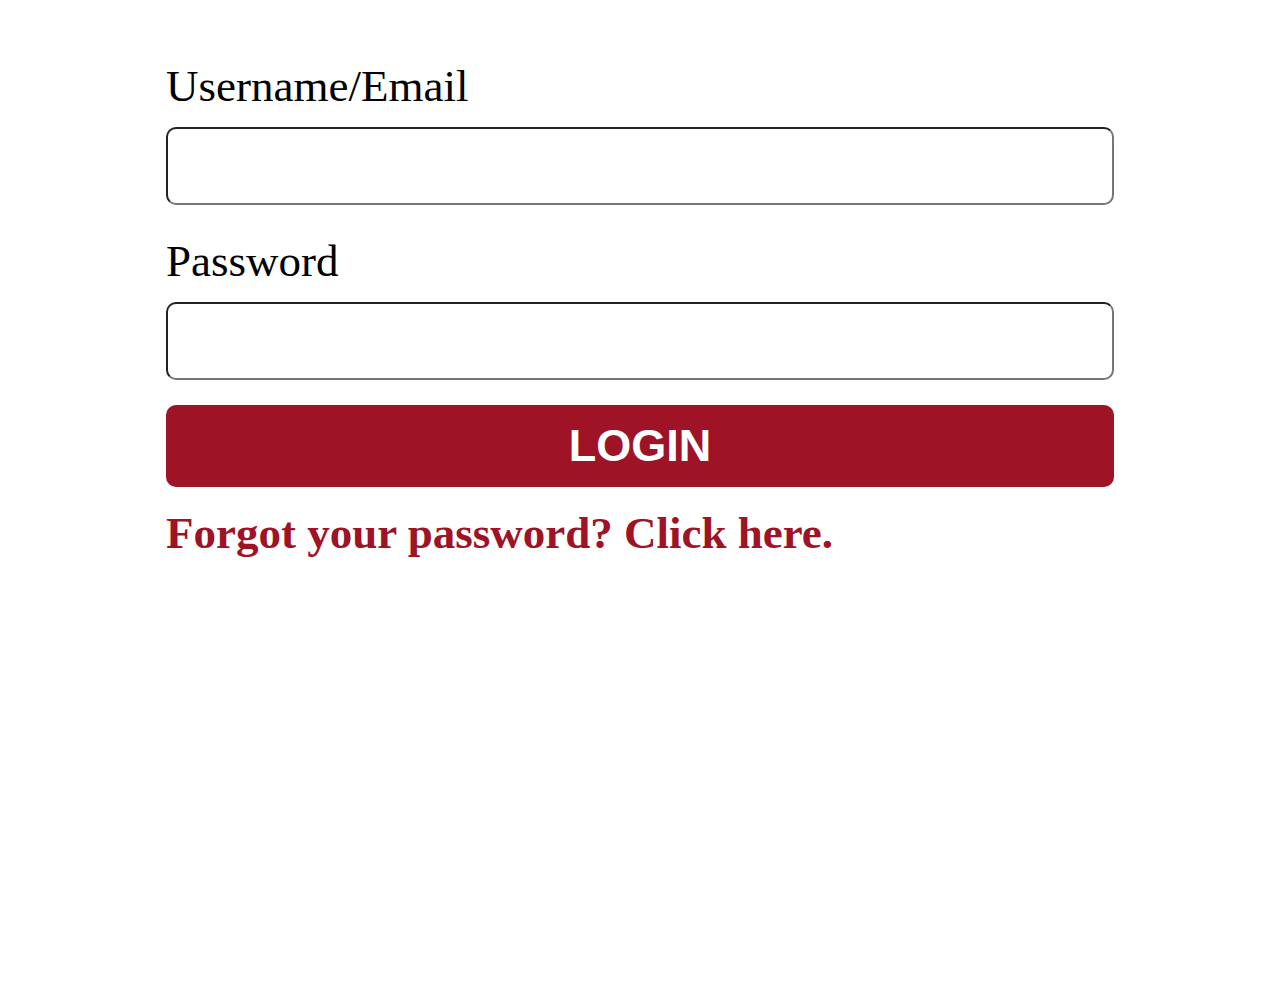
<file: php-conversion-selfcopy/login.html>
<head>
    <link rel="stylesheet" href="css/entry.css">
</head>
<body class="entry-content">
    <form>
        <label for="username">Username/Email</label><br>
        <input class="input" type="text" id="username" name="username"><br>
        <label for="password">Password</label><br>
        <input class="input" type="password" id="password" name="password"><br>
        <input class="button" id="login-button" type="submit" value="LOGIN">
        <a href="" class="forgot-password">Forgot your password? Click here.</a>
    </form>
</body>
</file>
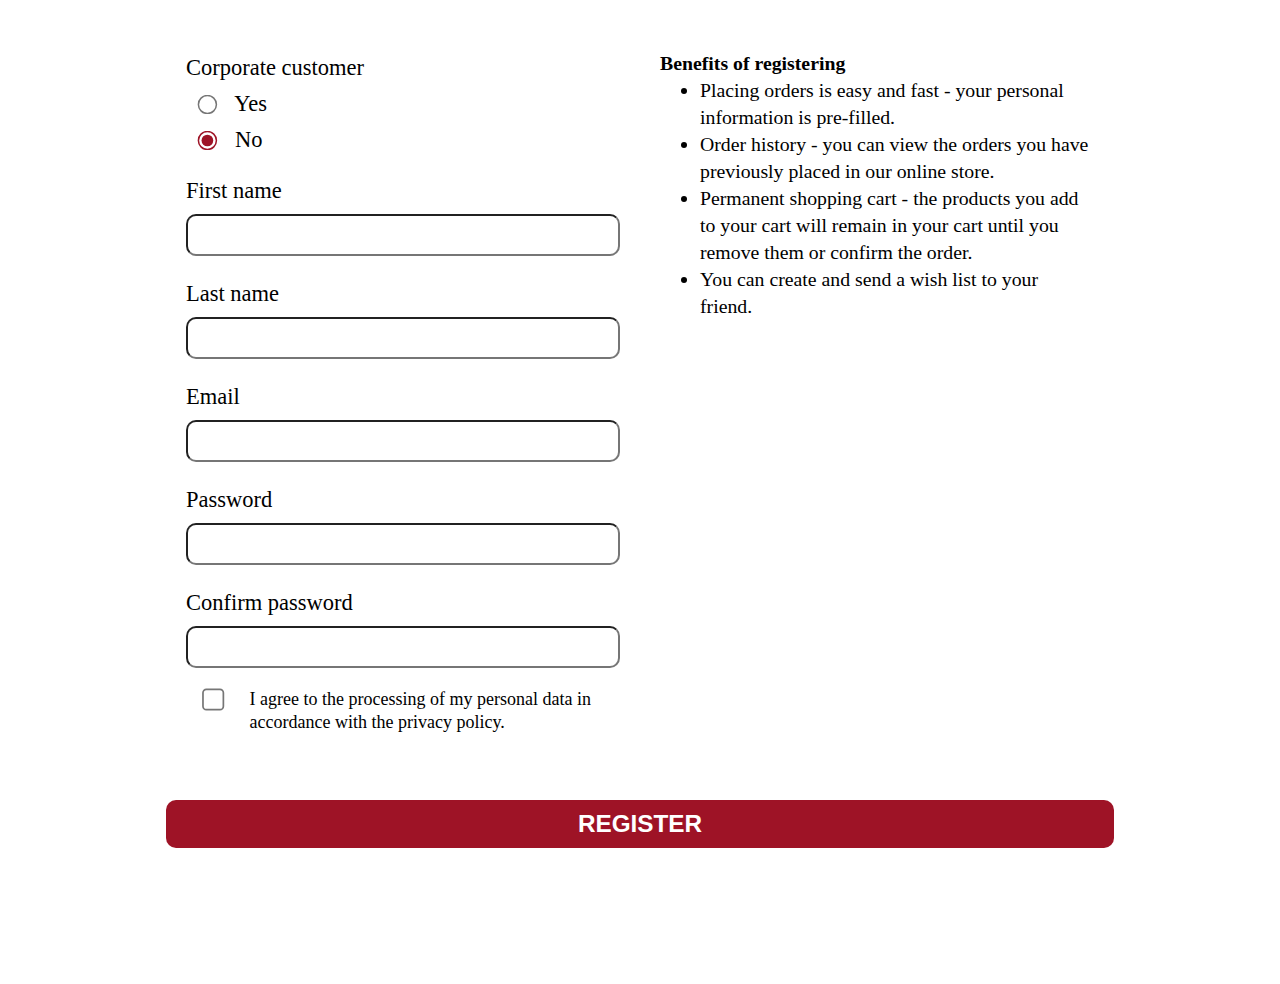
<file: php-conversion-selfcopy/register.html>
<head>
    <link rel="stylesheet" href="css/entry.css">
</head>
<body class="entry-content">
    <form>
        <div class="register-container">
            <div class="right">
                <h4>Benefits of registering</h4>
                <ul>
                    <li>Placing orders is easy and fast - your personal information is pre-filled.</li>
                    <li>Order history - you can view the orders you have previously placed in our online store.</li>
                    <li>Permanent shopping cart - the products you add to your cart will remain in your cart until you remove them or confirm the order.</li>
                    <li>You can create and send a wish list to your friend.</li>
                </ul>
            </div>
            <div class="left">    
                <div class="radio-container">
                    <p>Corporate customer</p>
                    <input class="radio" type="radio" id="yes" name="corporate" value="Yes">
                    <label for="yes">Yes</label><br>
                    <input class="radio" type="radio" id="no" name="corporate" value="No" checked>
                    <label for="no">No</label><br>
                </div>
                <label for="fname">First name</label><br>
                <input class="input" type="text" id="fname" name="fname"><br>
                <label for="lname">Last name</label><br>
                <input class="input" type="text" id="lname" name="lname"><br>
                <label for="email">Email</label><br>
                <input class="input" type="text" id="email" name="email"><br>
                <label for="password">Password</label><br>
                <input class="input" type="password" id="password" name="password"><br>
                <label for="confirm-password">Confirm password</label><br>
                <input class="input" type="password" id="confirm-password" name="confirm-password"><br>
                <div class="checkbox-container">
                    <input class="checkbox" type="checkbox" id="agreement" name="agreement">
                    <label for="agreement">I agree to the processing of my personal data in accordance with the privacy policy.</label><br><br>
                </div>
            </div>
        </div>
        <input class="button" id="register-button" type="submit" value="REGISTER">
    </form>
</body>
</file>
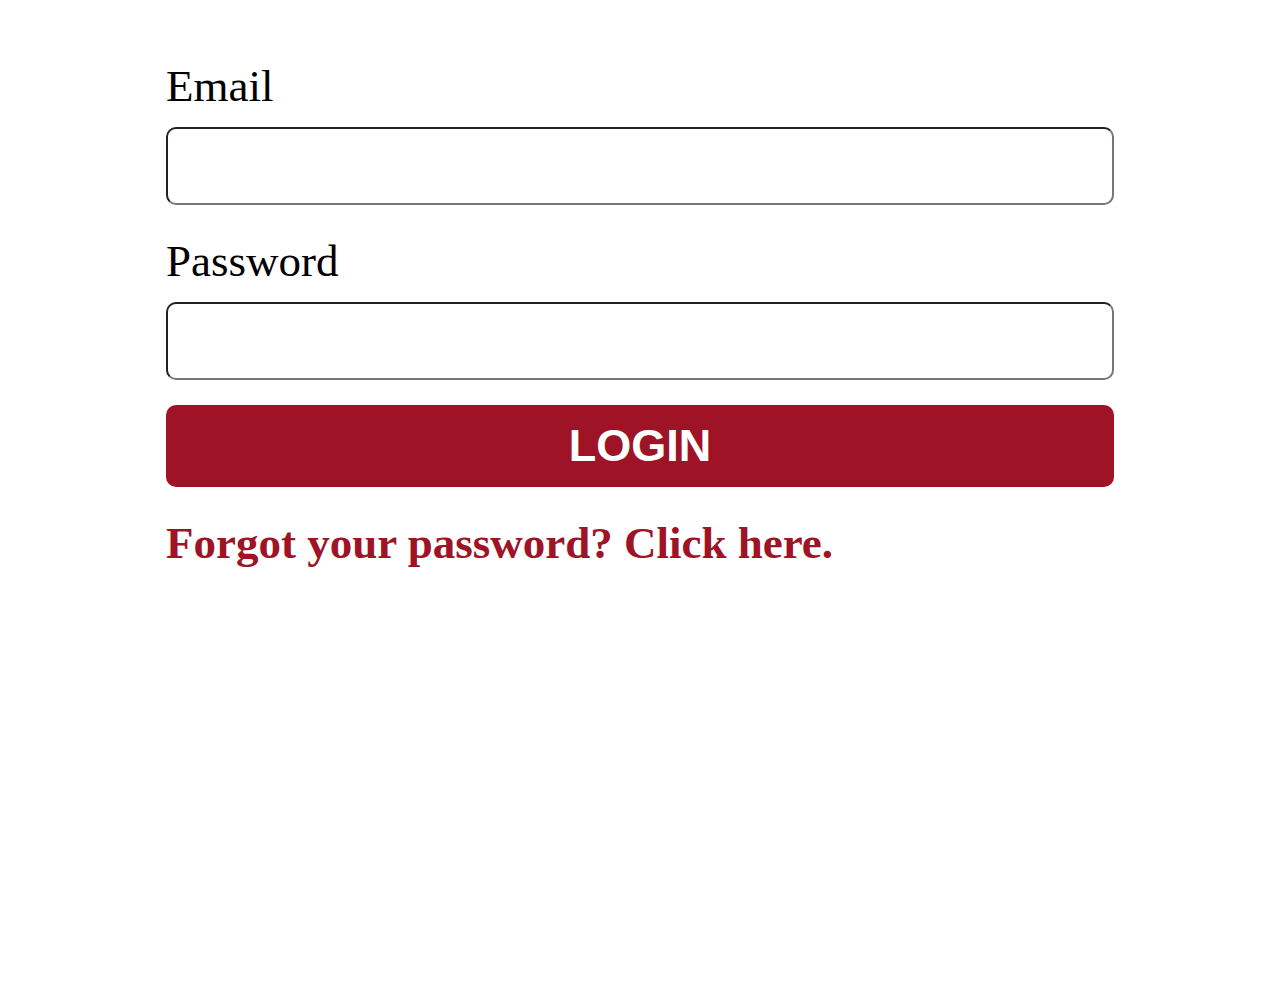
<file: src/login.html>
<head>
    <link rel="stylesheet" href="css/entry.css">
</head>
<body class="entry-content">
    <form action="login.php" method="POST">
        <label for="email">Email</label><br>
        <input class="input" type="email" id="email" name="email" required><br>
        <label for="password">Password</label><br>
        <input class="input" type="password" id="password" name="password" required><br>
        <input class="button" id="login-button" type="submit" value="LOGIN">
        <a href="" class="forgot-password">Forgot your password? Click here.</a>
    </form>
</body>
</file>
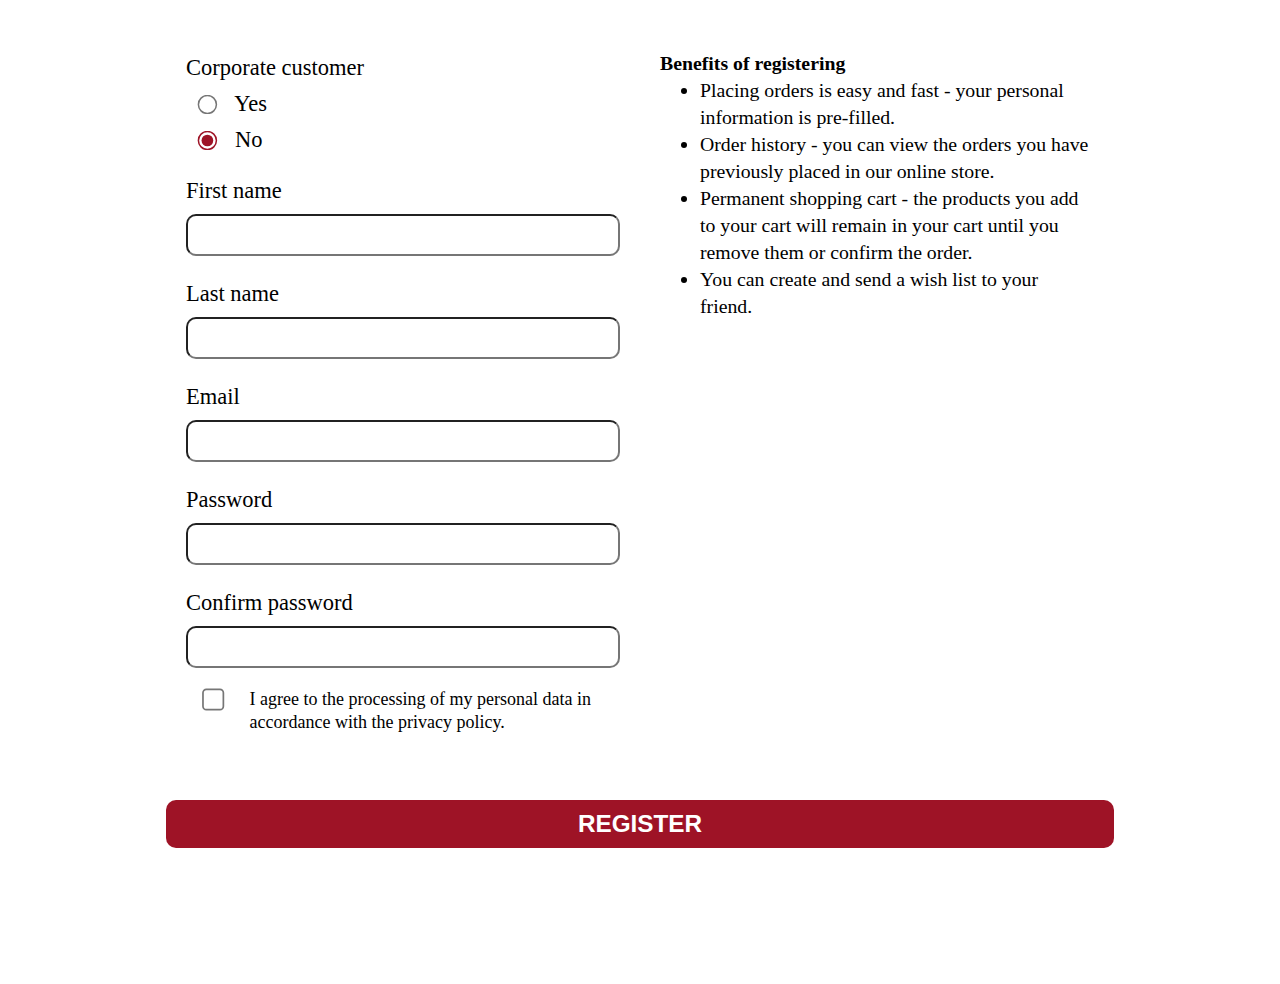
<file: src/register.html>
<head>
    <link rel="stylesheet" href="css/entry.css">
</head>
<body class="entry-content">
    <form action="register.php" method="POST">
        <div class="register-container">
            <div class="right">
                <h4>Benefits of registering</h4>
                <ul>
                    <li>Placing orders is easy and fast - your personal information is pre-filled.</li>
                    <li>Order history - you can view the orders you have previously placed in our online store.</li>
                    <li>Permanent shopping cart - the products you add to your cart will remain in your cart until you remove them or confirm the order.</li>
                    <li>You can create and send a wish list to your friend.</li>
                </ul>
            </div>
            <div class="left">    
                <div class="radio-container">
                    <p>Corporate customer</p>
                    <input class="radio" type="radio" id="yes" name="corporate" value="Yes">
                    <label for="yes">Yes</label><br>
                    <input class="radio" type="radio" id="no" name="corporate" value="No" checked>
                    <label for="no">No</label><br>
                </div>
                <label for="fname">First name</label><br>
                <input class="input" type="text" id="fname" name="fname" required><br>
                <label for="lname">Last name</label><br>
                <input class="input" type="text" id="lname" name="lname" required><br>
                <label for="email">Email</label><br>
                <input class="input" type="email" id="email" name="email" required><br>
                <label for="password">Password</label><br>
                <input class="input" type="password" id="password" name="password" required minlength="8"><br>
                <label for="confirm-password">Confirm password</label><br>
                <input class="input" type="password" id="confirm-password" name="confirm-password"><br>
                <div class="checkbox-container">
                    <input class="checkbox" type="checkbox" id="agreement" name="agreement" required>
                    <label for="agreement">I agree to the processing of my personal data in accordance with the privacy policy.</label><br><br>
                </div>
            </div>
        </div>
        <input class="button" id="register-button" type="submit" value="REGISTER">
    </form>
</body>
</file>
<file: php-conversion-selfcopy/css/entry.css>
article {
    width: 80%;
    max-width: 1500px;
    margin: 30px auto;
    height: 100%;
}

#container {
    background-color: white;
    border-radius: 30px;
}

.top-row {
    height: 70px;
    text-align: right;
    border-bottom: 2px black solid;
}

.top-row img {
    position: relative;
    top: 25px;
    right: 3%;
    width: 50px;
}

.choice {
    margin-top: 25px;
    display: flex;
    justify-content: space-evenly;
    border-bottom: 1px solid #9E1326;
}

#login, #register {
    letter-spacing: 0.7px;
    padding-top: 10px;
    padding-bottom: 10px;
    width: 33%;
    font-size: 2vmax;
    font-weight: 700;
    background-color: white;
}

.active {
    color: #9E1326;
    border: 1px solid #9E1326;
    border-bottom: 0
}

.active div {
    background-color: white;
    height: 1px;
    position: relative;
    top: 11px;
    width: 100%;
    padding-left: 12px;
    transform: translateX(-6px);
}

.inactive {
    border: 0;
}

iframe {
    width: 100%;
}

.login-height {
    height: 60vh;
}

.register-height {
    height: 125vh;
}

.entry-content {
    overflow: hidden;
}

.entry-content * {
    font-size: 5vh;
    line-height: 8vh;
}

form {
    width: 75%;
    height: 100%;
    margin: 50px auto;
}

form input {
    width: 100%;
    border-radius: 10px;
    margin-top: 5px;
    margin-bottom: 20px;
}

.button {
    background-color: #9E1326;
    color: white;
    border: 0;
    font-weight: 700;
    padding: 5px 0;
    margin-bottom: 10px;
}

.forgot-password {
    color: #9E1326;
    text-decoration: none;
    font-weight: bold;
}

.forgot-password:hover {
    text-decoration: underline;
}

.register-container {
    display: flex;
    flex-direction: row-reverse;
}

.register-container * {
    font-size: 2.5vh;
    line-height: 4vh;
}

p {
    margin: 0;
}

.radio-container {
    margin-bottom: 15px;
}

.radio {
    width: 10%;
    margin: 0;
    transform: scale(1.5);
    accent-color: #9E1326;
}

.checkbox-container {
    display: flex;
}

.checkbox {
    transform: scale(1.7);
    width: 20%;
    height: 100%;
    margin-left: 0;
    margin-right: 10px;
    accent-color: #9E1326;
}

.checkbox ~ label {
    font-size: 2vh;
    line-height: 2.5vh;
}

#register-button {
    margin-top: 20px;
    font-size: 2.7vh;
    line-height: 4.2vh;
}

.left, .right {
    width: 90%;
    margin: 0 20px 20px 20px;
}

.right * {
    margin: 0;
    font-size: 2.2vh;
    line-height: 3vh;
}

@media only screen and (max-width: 600px) {
    .register-height {
        height: 150vh;
    }

    .register-container * {
        font-size: 20px;
        line-height: 24px;
    }

    .checkbox ~ label {
        font-size: 16px;
        line-height: 20px;
    }

    .register-container{
        display: block;
    }

    form {
        margin: 0;
        width: 100%;
    }

    .right, .left {
        width: 100%;   
        margin: 0;
        padding: 0;
    }
}
</file>
<file: src/css/entry.css>
article {
    width: 80%;
    max-width: 1500px;
    margin: 30px auto;
    height: 100%;
}

#container {
    background-color: white;
    border-radius: 30px;
}

.top-row {
    height: 70px;
    text-align: right;
    border-bottom: 2px black solid;
}

.top-row img {
    position: relative;
    top: 25px;
    right: 3%;
    width: 50px;
}

.choice {
    margin-top: 25px;
    display: flex;
    justify-content: space-evenly;
    border-bottom: 1px solid #9E1326;
}

#login, #register {
    letter-spacing: 0.7px;
    padding-top: 10px;
    padding-bottom: 10px;
    width: 33%;
    font-size: 2vmax;
    font-weight: 700;
    background-color: white;
}

button.active, button.inactive {
    cursor: pointer;
}

button.active {
    color: #9E1326;
    border: 1px solid #9E1326;
    border-bottom: 0
}

button.active div {
    background-color: white;
    height: 1px;
    position: relative;
    top: 11px;
    width: 100%;
    padding-left: 12px;
    transform: translateX(-6px);
}

button.inactive {
    border: 0;
}

iframe {
    width: 100%;
}

.login-height {
    height: 60vh;
}

.register-height {
    height: 125vh;
}

.entry-content {
    overflow: hidden;
}

.entry-content * {
    font-size: 5vh;
    line-height: 8vh;
}

.entry-content form {
    width: 75%;
    height: 100%;
    margin: 50px auto;
}

.entry-content input {
    width: 100%;
    border-radius: 10px;
    margin-top: 5px;
    margin-bottom: 20px;
}

.button {
    background-color: #9E1326;
    color: white;
    border: 0;
    font-weight: 700;
    padding: 5px 0;
    margin-bottom: 10px;
    cursor: pointer;
}

.forgot-password {
    color: #9E1326;
    text-decoration: none;
    font-weight: bold;
}

.forgot-password:hover {
    text-decoration: underline;
}

.register-container {
    display: flex;
    flex-direction: row-reverse;
}

.register-container * {
    font-size: 2.5vh;
    line-height: 4vh;
}

p {
    margin: 0;
}

.radio-container {
    margin-bottom: 15px;
}

.radio-container .radio {
    width: 10%;
    margin: 0;
    transform: scale(1.5);
    accent-color: #9E1326;
}

.checkbox-container {
    display: flex;
}

#agreement {
    transform: scale(1.7);
    width: 20%;
    height: 100%;
    margin-left: 0;
    margin-right: 10px;
    accent-color: #9E1326;
}

.checkbox ~ label {
    font-size: 2vh;
    line-height: 2.5vh;
}

#register-button {
    margin-top: 20px;
    font-size: 2.7vh;
    line-height: 4.2vh;
}

.left, .right {
    width: 90%;
    margin: 0 20px 20px 20px;
}

.right * {
    margin: 0;
    font-size: 2.2vh;
    line-height: 3vh;
}

@media only screen and (max-width: 600px) {
    .register-height {
        height: 150vh;
    }

    .register-container * {
        font-size: 20px;
        line-height: 24px;
    }

    .checkbox ~ label {
        font-size: 16px;
        line-height: 20px;
    }

    .register-container{
        display: block;
    }

    form {
        margin: 0;
        width: 100%;
    }

    .right, .left {
        width: 100%;   
        margin: 0;
        padding: 0;
    }
}
</file>
